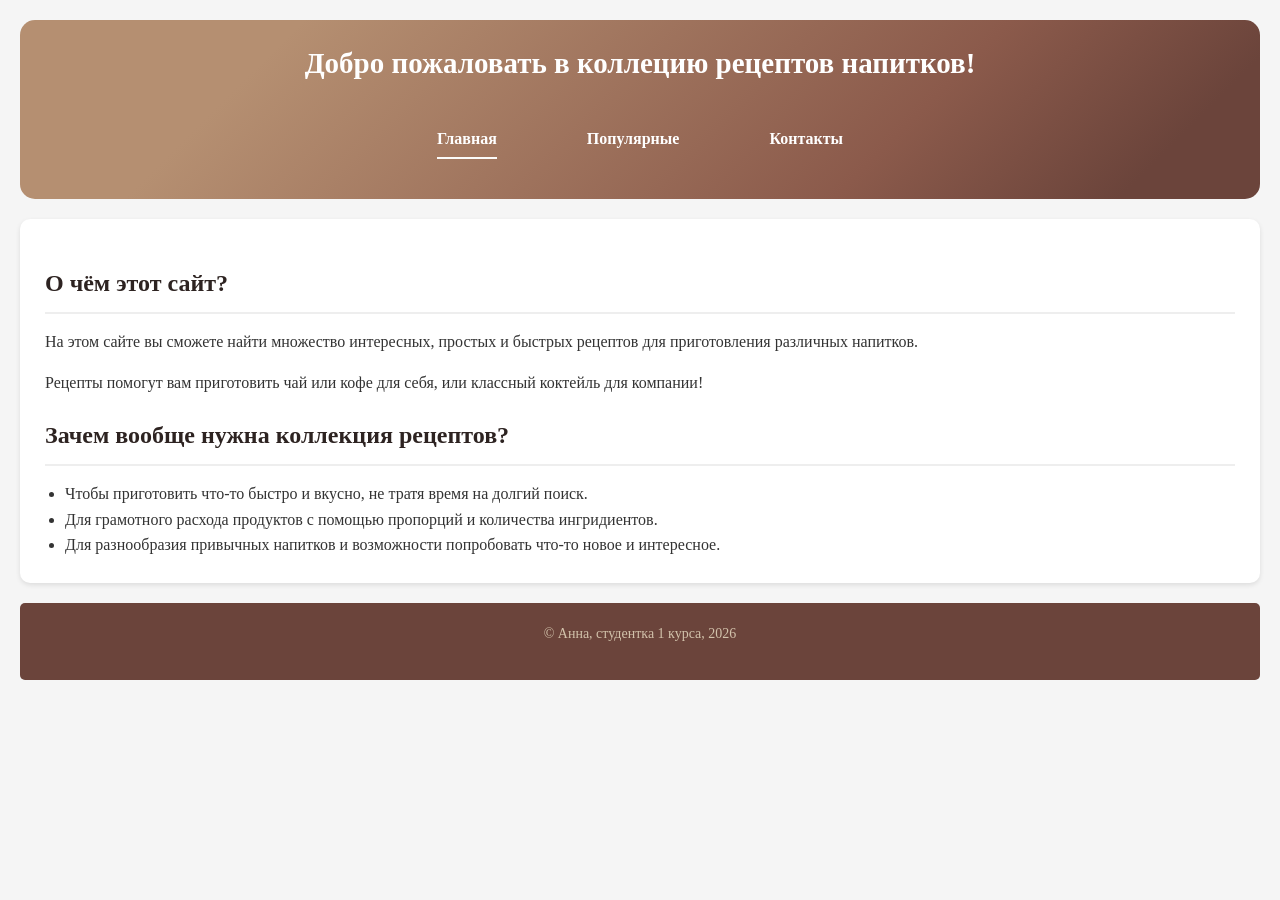
<file: index.html>
<!DOCTYPE html>
<html lang="ru">
<head>
    <meta charset="UTF-8">
    <meta name="viewport" content="width=device-width, initial-scale=1.0">
    <title>Простые рецепты напитков</title>
    <link rel="stylesheet" href="style.css">
</head>
<body>
    <header>
        <h1>Добро пожаловать в коллецию рецептов напитков!</h1>
        <nav>
            <ul class="flex-nav">
                <li><a href="index.html" class="active">Главная</a></li>
                <li><a href="gallery.html">Популярные</a></li>
                <li><a href="contacts.html">Контакты</a></li>
            </ul>
        </nav>
    </header>
    <main>
        <section>
            <h2>О чём этот сайт?</h2>
            <p>На этом сайте вы сможете найти множество интересных, простых и быстрых рецептов для приготовления различных напитков.</p>
            <p>Рецепты помогут вам приготовить чай или кофе для себя, или классный коктейль для компании!</p>
            <h2>Зачем вообще нужна коллекция рецептов?</h2>
            <ul>
                <li>Чтобы приготовить что-то быстро и вкусно, не тратя время на долгий поиск.</li>
                <li>Для грамотного расхода продуктов с помощью пропорций и количества ингридиентов.</li>
                <li>Для разнообразия привычных напитков и возможности попробовать что-то новое и интересное.</li>
            </ul>
        </section>
    </main>
    <footer>
        <p>© Анна, студентка 1 курса, 2026</p>
    </footer>
</body>
</html>
</file>
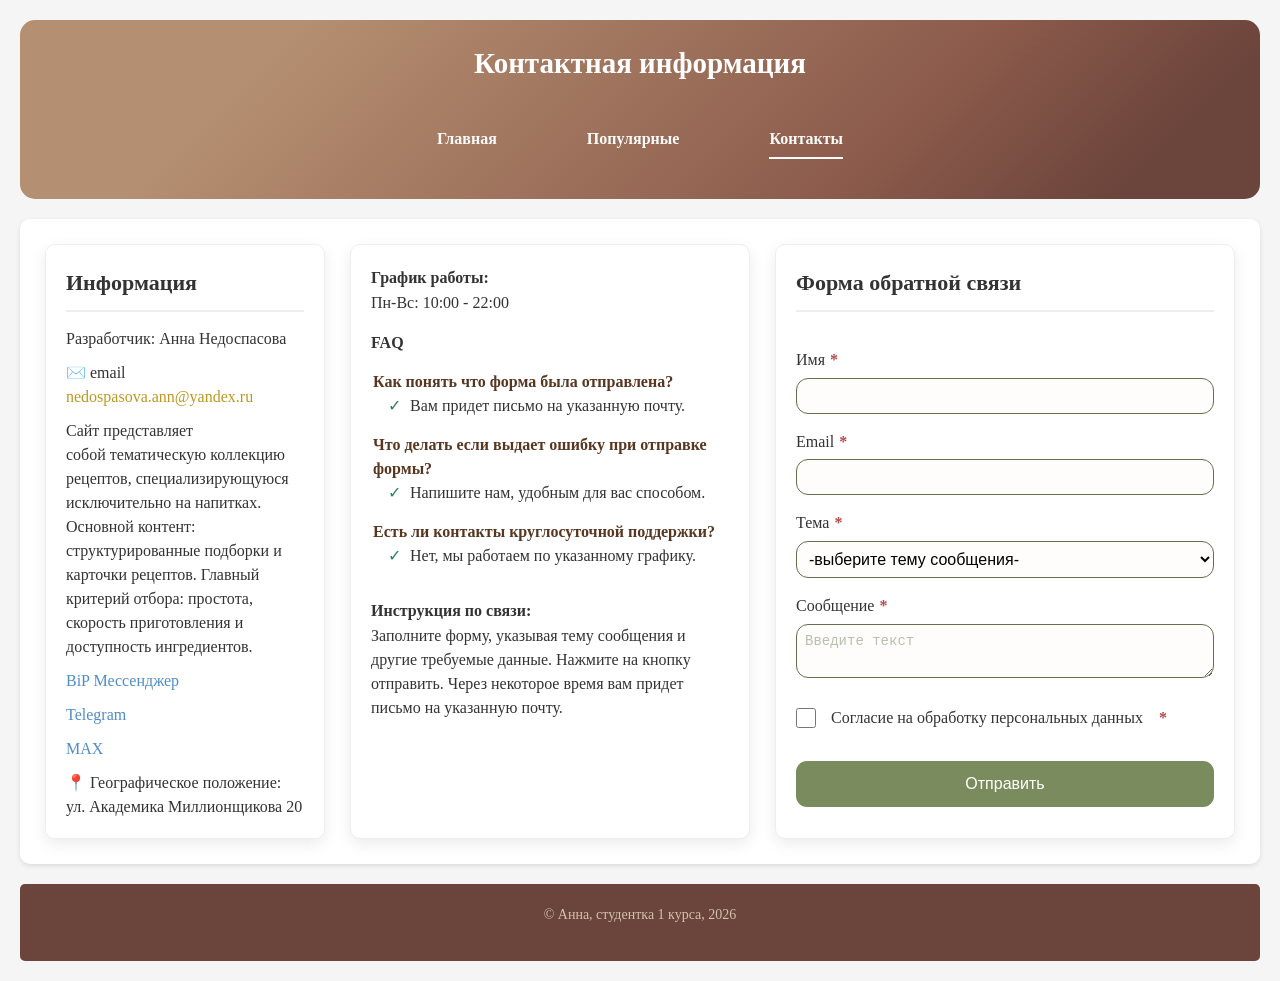
<file: contacts.html>
<!DOCTYPE html>
<html lang="ru">
<head>
    <meta charset="UTF-8">
    <meta name="viewport" content="width=device-width, initial-scale=1.0">
    <title>Контакты</title>
    <link rel="stylesheet" href="contacts.css">
</head>
<body>
    <header class="header">
        <h1>Контактная информация</h1>
        <nav>
            <ul class="flex-nav">
                <li><a href="index.html">Главная</a></li>
                <li><a href="gallery.html">Популярные</a></li>
                <li><a href="contacts.html" class="active">Контакты</a></li>
            </ul>
        </nav>
    </header>
    <main>
        <section class="controls-panel">
            <article class="card1 article">
                <h2>Информация</h2>
                <p>Разработчик: Анна Недоспасова</p>
                <p>email <span class="email">nedospasova.ann@yandex.ru</span></p>
                <p>Сайт представляет собой тематическую коллекцию рецептов, специализирующуюся исключительно на напитках. Основной контент: структурированные подборки и карточки рецептов. Главный критерий отбора: простота, скорость приготовления и доступность ингредиентов.</p>
                <p><a href="https://dl.bip.com/K1q74GSa">BiP Мессенджер</a></p>
                <p><a href="https://t.me/Any_sdp">Telegram</a></p>
                <p><a href="https://max.ru/u/f9LHodD0cOIJHxhwMvCeuQ8zLmRU7CbFYn8cgEeYD3m_99vS9camIWlNlqs">MAX</a></p>
                <p>Географическое положение: ул. Академика Миллионщикова 20</p>
            </article>
            <article class="card2 article">
                <h4>График работы:</h4>
                <p>Пн-Вс: 10:00 - 22:00</p>
                <h4>FAQ</h4>
                <ol>
                    <li>Как понять что форма была отправлена?</li>
                    <li>Вам придет письмо на указанную почту.</li>
                    <li>Что делать если выдает ошибку при отправке формы?</li>
                    <li>Напишите нам, удобным для вас способом.</li>
                    <li>Есть ли контакты круглосуточной поддержки?</li>
                    <li>Нет, мы работаем по указанному графику.</li>
                </ol>
                <h4>Инструкция по связи:</h4>
                <p>Заполните форму, указывая тему сообщения и другие требуемые данные. Нажмите на кнопку отправить. Через некоторое время вам придет письмо на указанную почту.</p>
            </article>
            <article class="forma article">
                <form>
                    <h2>Форма обратной связи</h2>
                    <h3>Имя</h3>
                    <input type="text" class="form_data" required>
                    <h3>Email</h3>
                    <input type="email" class="form_data" required>
                    <h3>Тема</h3>
                    <select class="form_data" required>
                        <option value="" disabled selected>-выберите тему сообщения-</option>
                        <option value="вопрос">вопрос</option>
                        <option value="предложение">предложение</option>
                        <option value="отзыв">отзыв</option>
                    </select>
                    <h3>Сообщение</h3>
                    <textarea placeholder="Введите текст" class="form_data" required></textarea>
                    <label class="consent">
                        <input class="checkbox" type ="checkbox" required>Cогласие на обработку персональных данных</input>
                    </label>
                    <button class="send" type="submit">Отправить</button>
                </form>
            </article>
        </section>
    </main>
    <footer>
        <p>© Анна, студентка 1 курса, 2026</p>
    </footer>
</body>
</html>
</file>
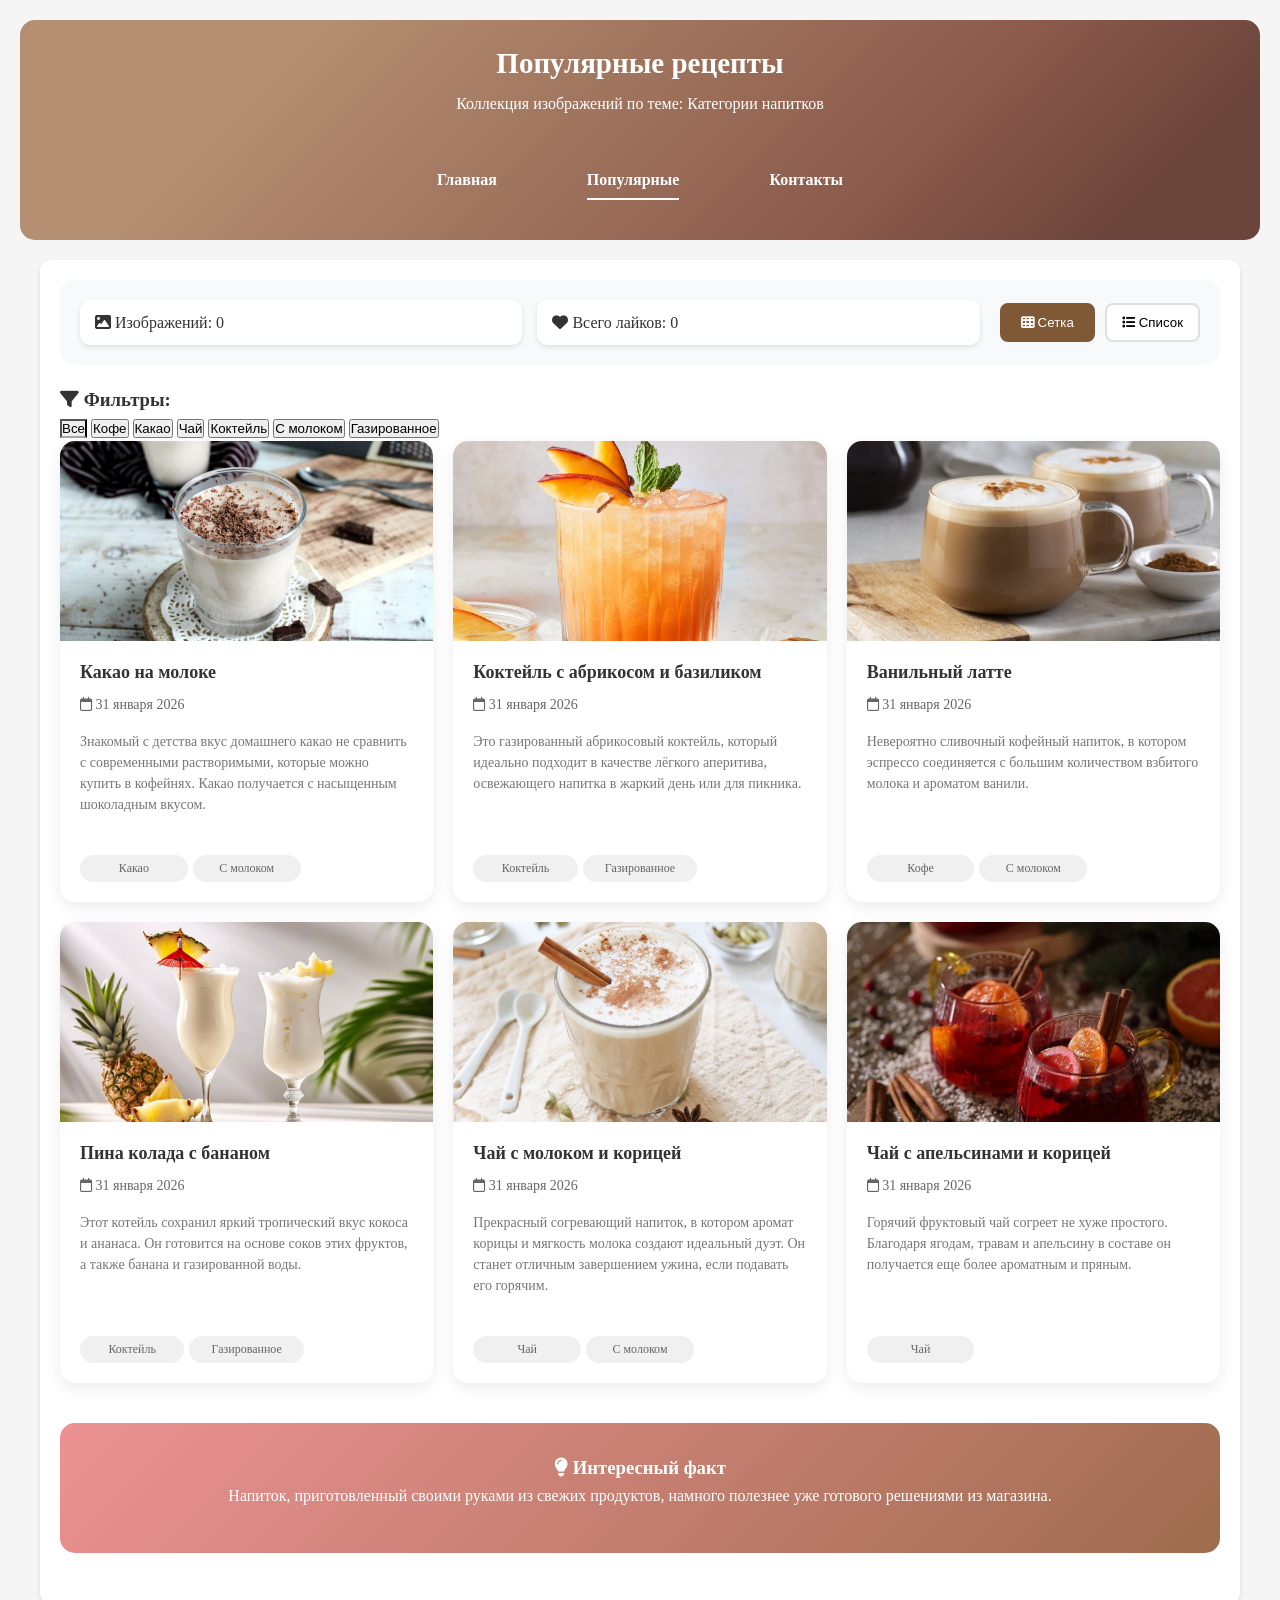
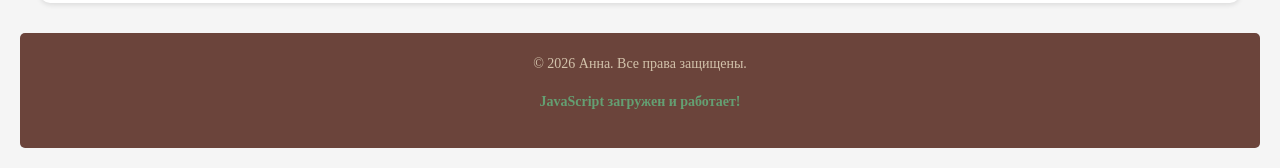
<file: gallery.html>
<!DOCTYPE html>
<html lang="ru">
<head>
    <meta charset="UTF-8">
    <meta name="viewport" content="width=device-width, initial-scale=1.0">
    <title>Галерея - Простые рецепты напитков</title>
    <link rel="stylesheet" href="gallery.css">
    <link rel="stylesheet" href="https://cdnjs.cloudflare.com/ajax/libs/font-awesome/6.4.0/css/all.min.css">
</head>
<body>
    <header class="gallery-header">
        <div class="header-content">
            <h1>Популярные рецепты</h1>
            <p class="subtitle">Коллекция изображений по теме: <span class="theme-name">Категории напитков</span></p>
        </div>
        
        <nav class="main-nav">
            <ul class="nav-grid flex-nav">
                <li><a href="index.html" class="nav-link">Главная</a></li>
                <li><a href="gallery.html" class="nav-link active">Популярные</a></li>
                <li><a href="contacts.html" class="nav-link">Контакты</a></li>
            </ul>
        </nav>
    </header>

    <main class="gallery-container">
        <div class="controls-panel">
            <div class="stats">
                <span class="stat-item">
                    <i class="fas fa-image"></i>
                    Изображений: <span id="image-counter">0</span>
                </span>
                <span class="stat-item">
                    <i class="fas fa-heart"></i>
                    Всего лайков: <span id="total-likes">0</span>
                </span>
            </div>
            
            <div class="view-controls">
                <button id="grid-view" class="view-btn active">
                    <i class="fas fa-th"></i> Сетка
                </button>
                <button id="list-view" class="view-btn">
                    <i class="fas fa-list"></i> Список
                </button>
            </div>
        </div>
        
        <div class="filters">
            <h3><i class="fas fa-filter"></i> Фильтры:</h3>
            <div class="filter-buttons">
                <button class="filter-btn active" data-filter="all">Все</button>
                <button class="filter-btn" data-filter="nature">Кофе</button>
                <button class="filter-btn" data-filter="city">Какао</button>
                <button class="filter-btn" data-filter="people">Чай</button>
                 <button class="filter-btn" data-filter="people">Коктейль</button>
                <button class="filter-btn" data-filter="people">С молоком</button>
                <button class="filter-btn" data-filter="people">Газированное</button>
            </div>
        </div>
        
        <!-- ГАЛЕРЕЯ С ИСПОЛЬЗОВАНИЕМ CSS GRID -->
        <div class="gallery-grid" id="image-gallery">
            <!-- Карточка 1 -->
            <article class="image-card" data-category="nature">
                <div class="card-image">
                    <img src="assets/images/Какао.jpg" 
                        alt="Картинка с кружкой какао"
                        class="gallery-img"
                        loading="lazy">
                    <div class="image-overlay">
                        <button class="like-btn" data-id="1">
                            <i class="far fa-heart"></i>
                            <span class="like-count">0</span>
                        </button>
                        <button class="zoom-btn">
                        <i class="fas fa-expand"></i>
                        </button>
                    </div>
                </div>
                <div class="card-content">
                    <h3 class="image-title">Какао на молоке</h3>
                    <p class="image-date"><i class="far fa-calendar"></i> 31 января 2026</p>
                        <p class="image-description">Знакомый с детства вкус домашнего какао не сравнить с современными растворимыми, которые можно купить в кофейнях. Какао получается с насыщенным шоколадным вкусом.</p>
                    <div class="image-tags">
                        <span class="tag">Какао</span>
                        <span class="tag">С молоком</span>
                    </div>
                </div>
            </article>
    
            <!-- Карточка 2 -->
            <article class="image-card" data-category="city">
                <div class="card-image">
                    <img src="assets/images/Коктейль1.jpg" 
                        alt="Картинка со стаканом коктейля с абрикосом и базиликом"
                        class="gallery-img"
                        loading="lazy">
                    <div class="image-overlay">
                        <button class="like-btn" data-id="2">
                            <i class="far fa-heart"></i>
                            <span class="like-count">0</span>
                        </button>
                        <button class="zoom-btn">
                            <i class="fas fa-expand"></i>
                        </button>
                    </div>
                </div>
                <div class="card-content">
                    <h3 class="image-title">Коктейль с абрикосом и базиликом</h3>
                    <p class="image-date"><i class="far fa-calendar"></i> 31 января 2026</p>
                        <p class="image-description">Это газированный абрикосовый коктейль, который идеально подходит в качестве лёгкого аперитива, освежающего напитка в жаркий день или для пикника.</p>
                    <div class="image-tags">
                        <span class="tag">Коктейль</span>
                        <span class="tag">Газированное</span>
                    </div>
                </div>
            </article>

            <!-- Карточка 3 -->
            <article class="image-card" data-category="city">
                <div class="card-image">
                    <img src="assets/images/Кофе1.jpg" 
                        alt="Картинка с кружками кофе"
                        class="gallery-img"
                        loading="lazy">
                    <div class="image-overlay">
                        <button class="like-btn" data-id="2">
                            <i class="far fa-heart"></i>
                            <span class="like-count">0</span>
                        </button>
                        <button class="zoom-btn">
                            <i class="fas fa-expand"></i>
                        </button>
                    </div>
                </div>
                <div class="card-content">
                    <h3 class="image-title">Ванильный латте</h3>
                    <p class="image-date"><i class="far fa-calendar"></i> 31 января 2026</p>
                        <p class="image-description">Невероятно сливочный кофейный напиток, в котором эспрессо соединяется с большим количеством взбитого молока и ароматом ванили.</p>
                    <div class="image-tags">
                        <span class="tag">Кофе</span>
                        <span class="tag">С молоком</span>
                    </div>
                </div>
            </article>

            <!-- Карточка 4 -->
            <article class="image-card" data-category="city">
                <div class="card-image">
                    <img src="assets/images/Коктейль2.jpeg" 
                        alt="Картинка с бокалами коктейля 'Пина колада'"
                        class="gallery-img"
                        loading="lazy">
                    <div class="image-overlay">
                        <button class="like-btn" data-id="2">
                            <i class="far fa-heart"></i>
                            <span class="like-count">0</span>
                        </button>
                        <button class="zoom-btn">
                            <i class="fas fa-expand"></i>
                        </button>
                    </div>
                </div>
                <div class="card-content">
                    <h3 class="image-title">Пина колада с бананом</h3>
                    <p class="image-date"><i class="far fa-calendar"></i> 31 января 2026</p>
                        <p class="image-description">Этот котейль сохранил яркий тропический вкус кокоса и ананаса. Он готовится на основе соков этих фруктов, а также банана и газированной воды.</p>
                    <div class="image-tags">
                        <span class="tag">Коктейль</span>
                        <span class="tag">Газированное</span>
                    </div>
                </div>
            </article>

            <!-- Карточка 5 -->
            <article class="image-card" data-category="city">
                <div class="card-image">
                    <img src="assets/images/Чай с молоком.jpg" 
                        alt="Картинка стакана чая с молоком"
                        class="gallery-img"
                        loading="lazy">
                    <div class="image-overlay">
                        <button class="like-btn" data-id="2">
                            <i class="far fa-heart"></i>
                            <span class="like-count">0</span>
                        </button>
                        <button class="zoom-btn">
                            <i class="fas fa-expand"></i>
                        </button>
                    </div>
                </div>
                <div class="card-content">
                    <h3 class="image-title">Чай с молоком и корицей</h3>
                    <p class="image-date"><i class="far fa-calendar"></i> 31 января 2026</p>
                        <p class="image-description">Прекрасный согревающий напиток, в котором аромат корицы и мягкость молока создают идеальный дуэт. Он станет отличным завершением ужина, если подавать его горячим.</p>
                    <div class="image-tags">
                        <span class="tag">Чай</span>
                        <span class="tag">С молоком</span>
                    </div>
                </div>
            </article>

            <!-- Карточка 6 -->
            <article class="image-card" data-category="city">
                <div class="card-image">
                    <img src="assets/images/Чай1.jpg" 
                        alt="Картинка с кружками фруктового чая красного оттенка"
                        class="gallery-img"
                        loading="lazy">
                    <div class="image-overlay">
                        <button class="like-btn" data-id="2">
                            <i class="far fa-heart"></i>
                            <span class="like-count">0</span>
                        </button>
                        <button class="zoom-btn">
                            <i class="fas fa-expand"></i>
                        </button>
                    </div>
                </div>
                <div class="card-content">
                    <h3 class="image-title">Чай с апельсинами и корицей</h3>
                    <p class="image-date"><i class="far fa-calendar"></i> 31 января 2026</p>
                        <p class="image-description">Горячий фруктовый чай согреет не хуже простого. Благодаря ягодам, травам и апельсину в составе он получается еще более ароматным и пряным.</p>
                    <div class="image-tags">
                        <span class="tag">Чай</span>
                    </div>
                </div>
            </article>
        </div>
        
        <aside class="gallery-info">
            <h3><i class="fas fa-lightbulb"></i> Интересный факт</h3>
                <p>Напиток, приготовленный своими руками из свежих продуктов, намного полезнее уже готового решениями из магазина.</p>
        </aside>
    </main>

    <footer class="gallery-footer">
        <div class="footer-content">
                <p>&copy; <span id="current-year">2026</span> Анна. Все права защищены.</p>
            <p class="js-status">JavaScript загружен и работает!</p>
        </div>
    </footer>

    <!-- ПОДКЛЮЧЕНИЕ JAVASCRIPT -->
    <script src="script.js"></script>
</body>
</html>
<link rel="stylesheet" href="style.css">
</file>
<file: style.css>
* {
    margin: 0;
    padding: 0;
    box-sizing: border-box;
}

body {
    font-family: Georgia, serif;
    background-color: #f5f5f5;
    color: #333;
    line-height: 1.6;
    padding: 20px;
}

header {
    display: flex;
    flex-direction: column;
    align-items: center;
    background: linear-gradient(135deg, #b58f71 20%, #8b5a4b 70%, #6b443b 90%);
    color: rgb(255, 255, 255);
    padding: 20px 30px;
    text-align: center;
    border-radius: 15px;
    margin-bottom: 20px;
}

header h1 {
    font-size: 29px;
    margin-bottom: 5px;
}

nav {
    padding: 20px;
    border-radius: 15px;
    margin-top: 10px;
}

nav ul {
    list-style-type: none;
}

nav ul li {
    display: inline-block;
    margin-right: 20px;
    margin: 0 30px;
}

nav ul li a {
    color: white;
    text-decoration: none;
    font-weight: bold;
    color: rgb(255, 255, 255);
    padding: 5px 0;
    border-bottom: 2px solid transparent;
}

nav ul li a:hover {
    color: rgb(252, 251, 249);
    border-bottom-color: rgb(255, 255, 255);
}

/* CSS с использованием Flexbox */
.flex-nav {
    display: flex;
    justify-content: center; /* Центрируем меню */
    gap: 30px; /* Отступы между пунктами */
    list-style: none;
    padding: 0;
}

.flex-nav a {
    display: block;
    padding: 5px 0;
    transition: all 0.3s ease;
}

.flex-nav a:hover {
    transform: translateY(-3px);
}


.active {
    border-bottom-color: rgb(252, 251, 249);
}

main {
    background-color: white;
    padding: 25px;
    border-radius: 10px;
    box-shadow: 0 2px 5px rgba(0,0,0,0.1);
    margin-bottom: 20px;
}

h2 {
    color: #2d2321;
    margin: 20px 0 15px 0;
    padding-bottom: 10px;
    border-bottom: 2px solid #eee;
}

section ul li {
    margin-left: 20px;
}

p {
    margin-bottom: 15px;
}

footer {
    background-color: #6b443b;
    color: rgb(210, 194, 171);
    text-align: center;
    padding: 20px;
    border-radius: 5px;
    font-size: 14px;
}

@media (max-width: 768px) {
    .controls-panel {
        grid-template-columns: 1fr;
    }
}

@media (max-width: 470px) {
    .flex-nav {
        display: flex;
        flex-direction: column;
        gap: 10px;
    }
}
</file>
<file: contacts.css>
* {
    margin: 0;
    padding: 0;
    box-sizing: border-box;
}

/* стили для выделенного текста на странице */
::selection {
    background-color: #96b385;
    color: white; 
}

body {
    font-family: Georgia, serif;
    background-color: #f5f5f5;
    color: #333;
    line-height: 1.6;
    padding: 20px;
}

header {
    display: flex;
    flex-direction: column;
    align-items: center;
    background: linear-gradient(135deg, #b58f71 20%, #8b5a4b 70%, #6b443b 90%);
    color: rgb(255, 255, 255);
    padding: 20px 30px;
    text-align: center;
    border-radius: 15px;
    margin-bottom: 20px;
}

header h1 {
    font-size: 29px;
    margin-bottom: 5px;
}

nav {
    padding: 20px;
    border-radius: 15px;
    margin-top: 10px;
}

nav ul {
    list-style-type: none;
}

nav ul li {
    display: inline-block;
    margin-right: 20px;
    margin: 0 30px;
}

nav ul li a {
    color: white;
    text-decoration: none;
    font-weight: bold;
    color: rgb(252, 251, 249);
    padding: 5px 0;
    border-bottom: 2px solid transparent;
}

/* стили для ссылок на панели управления */
nav ul li a:hover {
    color: rgb(252, 251, 249);
    border-bottom-color: rgb(252, 251, 249);
}


/* CSS с использованием Flexbox */
.flex-nav {
    display: flex;
    justify-content: center; /* Центрируем меню */
    gap: 30px; /* Отступы между пунктами */
    list-style: none;
    padding: 0;
}

.flex-nav a {
    display: block;
    padding: 5px 0;
    transition: all 0.3s ease;
}

.flex-nav a:hover {
    transform: translateY(-3px);
}


/* стили для активной ссылки*/
.active {
    border-bottom-color: rgb(252, 251, 249);
}

main {
    background-color: white;
    padding: 25px;
    border-radius: 10px;
    box-shadow: 0 2px 5px rgba(0,0,0,0.1);
    margin-bottom: 20px;
}

section {
    display: flex;
    flex-wrap: wrap;
    justify-content: center;
    gap: 25px;
}

/* Общие стили для всех карточек */
.article {
    display: flex;
    background: white;
    border: 1px solid #efeded;
    padding: 20px;
    flex: 1 1 300px;
    min-width: 280px;
    max-width: 460px;
    height: 595px;
    flex-direction: column;
    border-radius: 10px;
    overflow: auto;
    box-shadow: 0 5px 15px rgba(0,0,0,0.08);
    transition: all 0.3s ease;
}

.card1 {
    flex:1
}

.card2 {
    flex: 2;
}

form {
    flex: 2;
}

/* Карточка информации */

.card1 h2 {
    font-size: 22px;
    margin-bottom: 15px;
    font-weight: bold;
    padding-bottom: 10px;
    border-bottom: 2px solid #eee;
}
.email {
    color:#bb9823;
}

.card1 p {
    line-height: 1.5;
    margin-bottom: 10px;
    word-wrap: break-word;
    overflow-wrap: break-word;
}

.card1 p:nth-of-type(2)::before { 
    content: "✉️ ";
    color: #2e7d5e;
}

.card1 p:last-of-type::before { 
    content: "📍 ";
    color: #8b5a4b;
}

p a {
    text-decoration: none;
    color: #508cc8;
}

p a:focus {
    color: #e07684;
}

.forma h2 {
    font-size: 22px;
    margin-bottom: 20px;
    font-weight: bold;
    padding-bottom: 10px;
    border-bottom: 2px solid #eee;
}

.forma h3 {
    font-size: 1rem;
    margin: 10px 0 5px 0;
    font-weight: normal;

    position: relative;
    display: inline-block;
    margin: 15px 0 5px 0;
}

.forma h3::after {
    content: "*";
    color: #b34b4b;
    margin-left: 5px;
    font-weight: bold;
}

/* Стили для полей ввода */
.form_data {
    width: 100%;
    padding: 8px;
    font-size: 1rem;
    background: white;
    border-radius: 12px;
    border: 1px solid #61704b;
}

.form_data::placeholder {
    color: #a4b299;
    opacity: 0.8;
    font-size: 14px;
}

.form_data:required {
    background: #fffcfc;
}

.form_data:required:focus {
    border-color: #c9884b;
    outline: none;
    box-shadow: 0 0 0 3px rgba(179, 75, 75, 0.1);
}

/* Блок с согласием и кнопкой */
.consent {
    margin-top: 20px;
    display: flex;
    flex-wrap: wrap;
    align-items: center;
    gap: 15px;
}

.consent::after {
    content: "*";
    color: #b34b4b;
    margin-left: 1px;
    font-weight: bold;
}

.checkbox {
    width: 20px;
    height: 20px;
}

.checkbox:checked {
    accent-color: #ace0b9;
}

.send {
    color: #ffffff;
    background: #7a8c5e;
    border: none;
    padding: 14px 20px;
    font-size: 16px;
    cursor: pointer;
    width: 100%;
    margin-top: 30px;
    border-radius: 11px;
    transition: all 0.3s;
}

.send:hover {
    color: #ffffff;
    background: #61704b;
}

.card h4 {
    font-weight: bold;
}
.card2 p {
    line-height: 1.5;
    margin-bottom: 15px;
    word-wrap: break-word;
    overflow-wrap: break-word;
}

.card2 ol {
    margin-bottom: 15px;
    line-height: 1.5;
    word-wrap: break-word;
    overflow-wrap: break-word;
    padding-left: 2px;
    list-style: none;
}

/* Вопросы - жирный шрифт */
.card2 li:nth-child(odd) {
    font-weight: bold;
    color: #583620;
    margin-top: 15px;
}

/* Ответы - обычный шрифт */
.card2 li:nth-child(even) {
    font-weight: normal;
    margin-left: 15px;
    margin-bottom: 15px;
}

.card2 li:nth-child(even)::before {
    content: "✓ ";
    color: #2e7d5e;
    margin-right: 5px;
}

p {
    margin-bottom: 15px;
}

footer {
    background-color: #6b443b;
    color: rgb(210, 194, 171);
    text-align: center;
    padding: 20px;
    border-radius: 5px;
    font-size: 14px;
}

@media (max-width: 768px) {
    .controls-panel {
        grid-template-columns: 1fr;
    }
}

@media (max-width: 500px) {
    .flex-nav {
        display: flex;
        flex-direction: column;
        gap: 10px;
    }
}

@media (max-width: 470px) {
    .card1 {
        height: 700px;
        overflow: hidden;
    }

    .card2 {
        height: 690px;
        overflow: hidden;
    }

    .forma {
        height: 720px;
        overflow: hidden;
    }
    
    .checkbox {
        overflow-wrap: normal;
    }
}
</file>
<file: gallery.css>
* {
    margin: 0;
    padding: 0;
    box-sizing: border-box;
}


body {
    font-family: Georgia, serif;
    background-color: #f5f5f5;
    color: #333;
    line-height: 1.6;
    padding: 20px;
}

main {
    background-color: white;
    padding: 25px;
    border-radius: 10px;
    box-shadow: 0 2px 5px rgba(0,0,0,0.1);
    margin-bottom: 20px;
}

/* Основной контейнер для Grid */
.gallery-container {
    max-width: 1200px;
    margin: 0 auto;
    padding: 20px;
}

header {
    display: flex;
    flex-direction: column;
    align-items: center;
    background: linear-gradient(135deg, #b58f71 20%, #8b5a4b 70%, #6b443b 90%);
    color: rgb(252, 251, 249);
    padding: 10px 10px;
    text-align: center;
    border-radius: 15px;
    margin-bottom: 5px;
}

header h1 {
    font-size: 29px;
    margin-bottom: 5px;
}

nav {
    padding: 20px;
    border-radius: 15px;
    margin-top: 10px;
}

nav ul {
    list-style-type: none;
}

nav ul li {
    display: inline-block;
    margin-right: 20px;
    margin: 0 30px;
}

nav ul li a {
    color: white;
    text-decoration: none;
    font-weight: bold;
    color: rgb(252, 251, 249);
    padding: 5px 0;
    border-bottom: 2px solid transparent;
}

nav ul li a:hover {
    color: rgb(252, 251, 249);
    border-bottom-color: rgb(252, 251, 249);
}




.flex-nav a {
    display: block;
    padding: 5px 0;
    transition: all 0.3s ease;
}

.flex-nav a:hover {
    transform: translateY(-3px);
}


.active {
    border-bottom-color: rgb(252, 251, 249);
}

.subtitle {
    margin-top: 1px;
}

/* Панель управления */
.controls-panel {
    display: grid;
    grid-template-columns: 1fr auto;
    gap: 20px;
    align-items: center;
    background: #f8f9fa;
    padding: 20px;
    border-radius: 15px;
    margin-bottom: 20px;
}

@media (max-width: 768px) {
    .controls-panel {
        grid-template-columns: 1fr;
        text-align: center;
    }
}

.stats {
    display: grid;
    grid-template-columns: repeat(auto-fit, minmax(200px, 1fr));
    gap: 15px;
}

.stat-item {
    background: white;
    padding: 10px 15px;
    border-radius: 10px;
    box-shadow: 0 2px 5px rgba(0,0,0,0.1);

}

.view-controls {
    display: grid;
    grid-template-columns: repeat(2, 1fr);
    gap: 10px;
}

.view-btn {
    background: white;
    border: 2px solid #e0e0e0;
    padding: 10px 15px;
    border-radius: 8px;
    cursor: pointer;
    transition: all 0.3s;
}

.view-btn.active {
    background: #7f5836;
    color: white;
    border-color: #7f5836;
}

/* ОСНОВНАЯ ГАЛЕРЕЯ С CSS GRID */
.gallery-grid {
    display: flex;
    flex-wrap: wrap;
    gap: 20px;
    grid-template-columns: repeat(auto-fill, minmax(300px, 1fr));
    margin-bottom: 40px;
}

/* Альтернативный вид - список */
.gallery-grid.list-view {
    grid-template-columns: 1fr;
    max-width: 800px;
    margin: 0 auto 40px;
}

/* Карточка изображения */
.image-card {
    flex: 1 1 300px;
    width: 100%;
    height: 461px;
    justify-content: center;
    background: white;
    border-radius: 15px;
    overflow: hidden;
    box-shadow: 0 5px 15px rgba(0,0,0,0.08);
    transition: all 0.3s ease;
    display: flex;
    flex-direction: column;
}

.image-card:hover {
    transform: translateY(-10px);
    box-shadow: 0 15px 30px rgba(0,0,0,0.15);
}

/* Изображение в карточке */
.card-image {
    position: relative;
    height: 200px;
    overflow: hidden;
}

.gallery-img {
    width: 100%;
    height: 100%;
    object-fit: cover;
    transition: transform 0.5s ease;
}

.image-card:hover .gallery-img {
    transform: scale(1.05);
}

/* Наложение с кнопками */
.image-overlay {
    position: absolute;
    top: 10px;
    right: 10px;
    display: grid;
    grid-template-columns: repeat(2, auto);
    gap: 10px;
    opacity: 0;
    transition: opacity 0.3s;
}

.image-card:hover .image-overlay {
    opacity: 1;
}

.like-btn, .zoom-btn {
    background: rgba(255, 255, 255, 0.9);
    border: none;
    width: 40px;
    height: 40px;
    border-radius: 50%;
    cursor: pointer;
    display: grid;
    place-items: center;
    font-size: 16px;
    transition: all 0.3s;
    box-shadow: 0 2px 5px rgba(0,0,0,0.2);
}

.like-btn:hover {
    background: #e24444;
    color: white;
}

.like-btn.liked {
    background: #d45050;
    color: white;
}

.like-btn.liked i {
    font-weight: 900;
}  

.zoom-btn:hover {
    background: #7f5836;
    color: white;
}

.like-count {
    margin-left: 5px;
    font-size: 14px;
    font-weight: bold;
}

/* Контент карточки */
.card-content {
    padding: 20px;
    flex-grow: 1;
    display: flex;
    flex-direction: column;
}

.image-title {
    margin: 0 0 10px 0;
    color: #333;
    font-size: 18px;
    line-height: 1.3;
}

.image-date {
    color: #666;
    font-size: 14px;
    margin-bottom: 15px;
}

.image-description {
    color: #777;
    font-size: 14px;
    line-height: 1.5;
    margin-bottom: 15px;
    flex-grow: 1;
}

/* Теги */
.image-tags {
    display: grid;
    grid-template-columns: repeat(auto-fill, minmax(80px, auto));
    gap: 5px;
}

.tag {
    background: #f0f0f0;
    color: #666;
    padding: 4px 10px;
    border-radius: 15px;
    font-size: 12px;
    text-align: center;
}

/* Блок с информацией */
.gallery-info {
    background: linear-gradient(135deg, #ed9294 0%, #9e6c4e 100%);
    color: white;
    padding: 30px;
    border-radius: 15px;
    text-align: center;
    margin-bottom: 30px;
}

footer {
    background-color: #6b443b;
    color: rgb(210, 194, 171);
    text-align: center;
    padding: 20px;
    border-radius: 5px;
    font-size: 14px;
    margin-top: 30px;
}

.js-status {
    color: #649f72;
    font-weight: bold;
}

/* Утилитарные классы */
.hidden {
    display: none !important;
}

/* Анимации */
@keyframes fadeIn {
    from { opacity: 0; transform: translateY(20px); }
    to { opacity: 1; transform: translateY(0); }
}

.image-card {
    animation: fadeIn 0.5s ease forwards;
}

/* Задержка анимации для каждой карточки */
.image-card:nth-child(1) { animation-delay: 0.1s; }
.image-card:nth-child(2) { animation-delay: 0.2s; }
.image-card:nth-child(3) { animation-delay: 0.3s; }
.image-card:nth-child(4) { animation-delay: 0.4s; }
.image-card:nth-child(5) { animation-delay: 0.5s; }
.image-card:nth-child(6) { animation-delay: 0.6s; }

/* CSS с использованием Flexbox */
.flex-nav {
    display: flex;
    justify-content: center; /* Центрируем меню */
    gap: 30px; /* Отступы между пунктами */
    list-style: none;
    padding: 0;
}


@media (max-width: 470px) {
    .flex-nav {
        display: flex;
        flex-direction: column;
        gap: 10px;
    }
}
</file>
